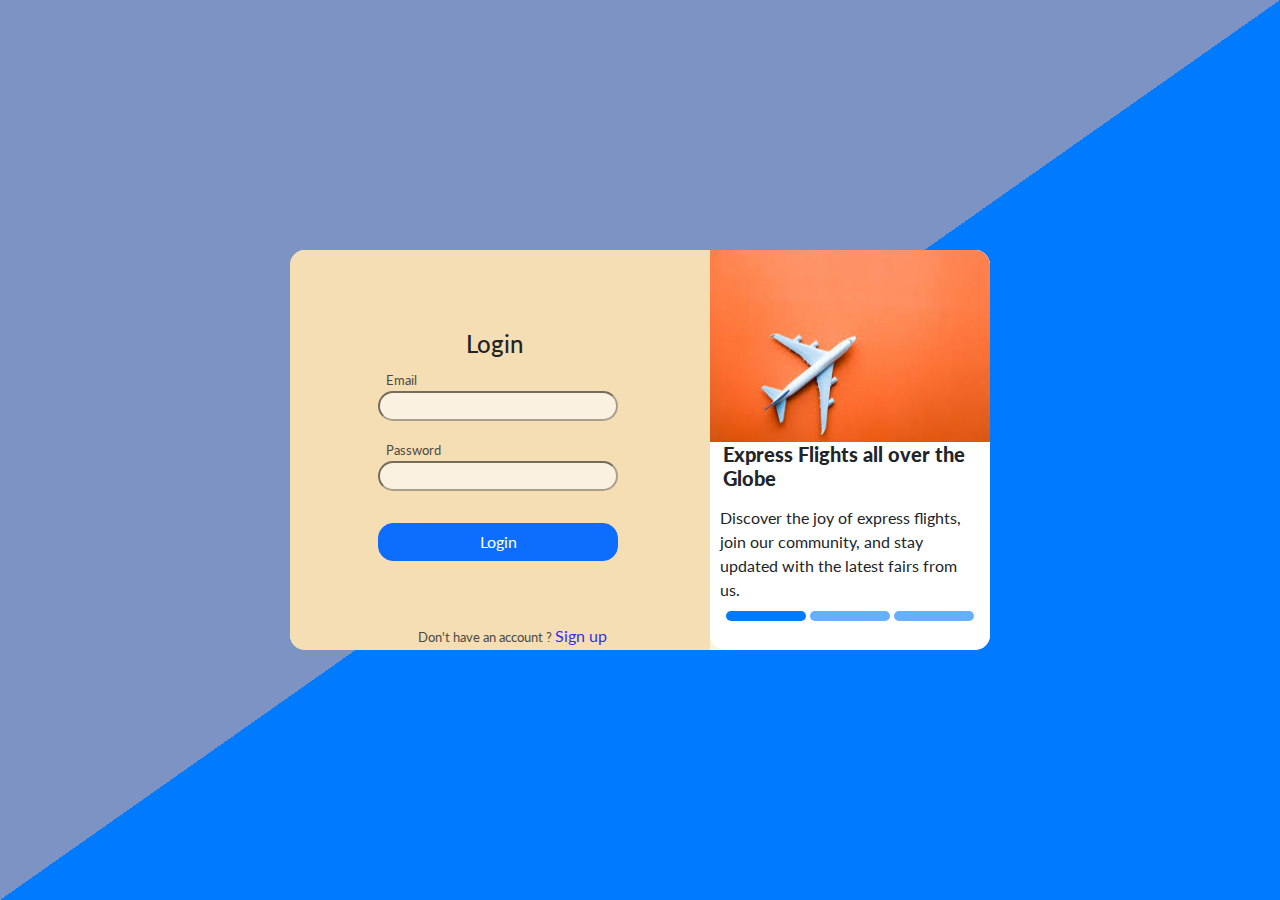
<file: index.html>
<!DOCTYPE html>
<html lang="en">
<head>
    <meta charset="UTF-8">
    <meta name="viewport" content="width=device-width, initial-scale=1.0">
    <title>Document</title>
    <link rel="preconnect" href="https://fonts.googleapis.com">
<link rel="preconnect" href="https://fonts.gstatic.com" crossorigin>
<link href="https://fonts.googleapis.com/css2?family=Lato:ital,wght@0,100;0,300;0,400;0,700;0,900;1,100;1,300;1,400;1,700;1,900&display=swap" rel="stylesheet">
    <link rel="stylesheet" href="https://cdn.jsdelivr.net/npm/bootstrap@5.3.3/dist/css/bootstrap.min.css" rel="stylesheet" integrity="sha384-QWTKZyjpPEjISv5WaRU9OFeRpok6YctnYmDr5pNlyT2bRjXh0JMhjY6hW+ALEwIH" crossorigin="anonymous">
    <link rel="stylesheet" href="style.css">
    <link rel="stylesheet" href="https://cdnjs.cloudflare.com/ajax/libs/font-awesome/6.6.0/css/all.min.css" integrity="sha512-Kc323vGBEqzTmouAECnVceyQqyqdsSiqLQISBL29aUW4U/M7pSPA/gEUZQqv1cwx4OnYxTxve5UMg5GT6L4JJg==" crossorigin="anonymous" referrerpolicy="no-referrer" />
</head>
<body>
    <div class="container">
        <div class="login">
            <form class="Login">
                <h4>Login</h4>
                <label for="mail"><p>Email <sup><i class="fa-solid fa-asterisk"></i></sup></p></label><br>
                <input type="email" id="mail"><br>
                <label for="pass"><p>Password <sup><i class="fa-solid fa-asterisk"></i></sup></p></label><br>
                <input type="password" id="pass">
                <button type="button" class="btn btn-primary" id="logbtn">Login</button>
            </form>
            <p id="noacc">Don't have an account ? <span>Sign up</span></p>
        </div>
        <div class="sign">
            <div class="slides">
                <div class="slide" id="slide1">
                    <img id="Alumni" src="Flight.jpeg" alt="Flight">
                    <h5>Express Flights all over the Globe</h5>
                    <p>Discover the joy of express flights, join our community, and stay updated with the latest fairs from us.</p>
                </div>
                <div class="slide" id="slide2">
                    <img id="stu" src="Ticket.jpeg" alt="Student">
                    <h5>Hassle Free Bookings</h5>
                    <p>Book at your convinience and get full refund about 24 Hours prior to your flight.</p>
                </div>
                <div class="slide" id="slide3">
                    <img id="signimg" src="Signup.jpeg" alt="Signyp">
                    <p id="signal">Sign up today and be a part of our growing network!</p>
                    <button type="button" class="btn btn-primary">Sign up</button>
                </div>
            </div>
            <div class="btns">
                <div id="s1">1</div>
                <div id="s2">2</div>
                <div id="s3">3</div>
            </div>
        </div>
    </div>
    <script src="app.js"></script>
</body>
</html>
</file>
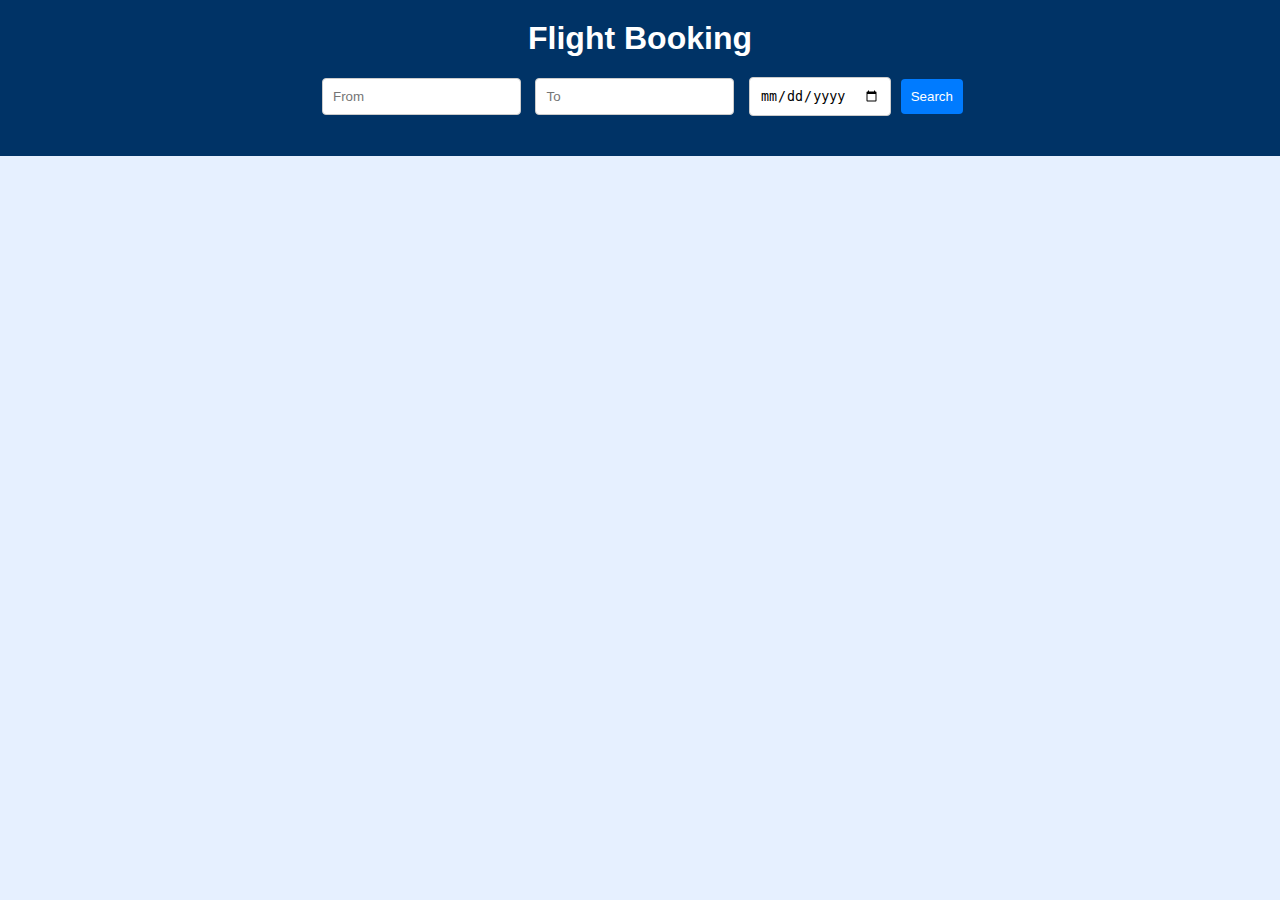
<file: index1.html>
<!DOCTYPE html>
<html lang="en">
<head>
    <meta charset="UTF-8">
    <meta name="viewport" content="width=device-width, initial-scale=1.0">
    <title>Flight Booking</title>
    <link rel="stylesheet" href="style1.css">
</head>
<body>
    <header>
        <h1>Flight Booking</h1>
        <form id="search-form">
            <input type="text" id="from" placeholder="From" required>
            <input type="text" id="to" placeholder="To" required>
            <input type="date" id="date" required>
            <button type="submit">Search</button>
        </form>
    </header>

    <main>
        <div id="flight-list" class="flight-list">
            <!-- Flights will be dynamically loaded here -->
        </div>
        <div id="loading" class="loading">Loading...</div>
    </main>

    <script src="app1.js"></script>
</body>
</html>
</file>
<file: style.css>
*{
    font-family: "Lato", serif;
  font-optical-sizing: auto;
  font-weight: weight;
  font-style: normal;
}
body{
    height: 100vh;
    background: linear-gradient(to bottom right, #7C93C3 50%, rgb(0, 123, 255) 50%);
    display: flex;
    justify-content: center;
    align-items: center;
}
.container{
    width: 700px;
    height: 400px;
    background-color: beige;
    display: flex;
    flex-wrap: wrap;
    margin: 0;
    padding: 0;
    border-radius: 15px;
}
.login{
    width: 60%;
    height: 100%;
    background-color: wheat;
    border-radius: 15px;
    border-top-right-radius: 0px;
    border-bottom-right-radius: 0px;
}
.sign{
    width: 40%;
    height: 100%;
    background-color: white; 
    border-radius: 15px;
    border-top-right-radius: 15px;
}
.Login h4{
    position: relative;
    top: 5rem;
    left: 11rem;
}
input{
    width: 15rem;
    opacity: 0.6;
    position: relative;
    top: 4rem;
    left: 5.5rem;
    border-radius: 15px;
}
label{
    font-size: smaller;
    position: relative;
    top: 5rem;
    left: 6rem;
    opacity: 0.8;
}
.fa-asterisk{
    font-size: smaller;
    color: rgb(172, 2, 2);
    opacity: 0.8;
}
#fogpass{
    font-size: smaller;
    color: blue;
    position: absolute;
    top: 17.5rem;
    left: 32rem;
    opacity: 0.7;
    transition: 0.3s ease-in-out 0.1s;
}
#logbtn{
    width: 15rem;
    position: relative;
    top: 6rem;
    left: 5.5rem;
    border-radius: 15px;
}
#noacc{
    font-size: small;
    position: relative;
    top: 10rem;
    left: 8rem;
    opacity: 0.8;
}
#noacc span{
    font-size: larger;
    color: blue;
    transition: 0.3s ease-in-out 0.1s;
}
#fogpass:hover{
    text-decoration: underline;
}
#noacc span:hover{
    text-decoration: underline;
}
.slides{
    height: 80%;
    width: 100%;
    position: relative;
}
.slide{
    height: 100%;
    position: absolute;
    transition: 0.6s ease-in 0.2s;
}
.slide img{
    height: 60%;
    width: 100%;
    border-top-right-radius: 15px;
}
.slide h5{
    font-weight: 900;
    position: relative;
    left: 0.82rem;
    margin-bottom: 1rem;
}
.slide p{
    margin-left: 10px;
    margin-right: 10px;
}
#slide3 h4{
    font-size: xx-large;
    color: rgb(238, 181, 75);
    /* text-shadow: 2px 2px 4px black; */
    text-decoration: 2px solid black;
    position: relative;
    top: 1rem;
    left: 2rem;
}
#signp{
    margin-left: 10px;
    margin-right: 10px;
    position: relative;
    top: 1rem;
} 
#signal{
    position: relative;
    top: 1rem;
    font-weight: 700;
}
#slide3 button{
    position: relative;
    top: 1rem;
    left: 10rem;
}
.btns{
    height: 15%;
    width: 100%;
    position: relative;
    top: 1rem;
    display: flex;
    justify-content: center;
    align-items: center;
}
.btns div{
    display: inline-block;
    margin: 2px;
    width: 80px;
    height: 10px;
    border-radius: 15px;
    background-color: rgb(0, 123, 255);
    color: transparent;
}
.hidden{
    opacity: 0;
}
.btnhid{
    opacity: 0.6;
}
</file>
<file: style1.css>
body {
    font-family: Arial, sans-serif;
    margin: 0;
    padding: 0;
    background-color: #e6f0ff;
}

header {
    background-color: #003366;
    color: white;
    padding: 20px;
    text-align: center;
}

header h1 {
    margin: 0;
}

#search-form {
    margin: 20px 0;
}

#search-form input {
    padding: 10px;
    margin: 0 5px;
    border: 1px solid #ccc;
    border-radius: 4px;
}

#search-form button {
    padding: 10px;
    background-color: #007bff;
    border: none;
    color: white;
    border-radius: 4px;
    cursor: pointer;
}

.flight-list {
    display: flex;
    flex-direction: column;
    align-items: center;
    margin: 20px;
}

.flight-item {
    background-color: white;
    border-radius: 5px;
    box-shadow: 0 2px 5px rgba(0, 0, 0, 0.1);
    width: 80%;
    margin: 10px 0;
    padding: 15px;
    transition: box-shadow 0.3s;
}

.flight-item:hover {
    box-shadow: 0 4px 10px rgba(0, 0, 0, 0.2);
}

.loading {
    display: none;
    font-size: 18px;
    color: #007bff;
    text-align: center;
}
</file>
